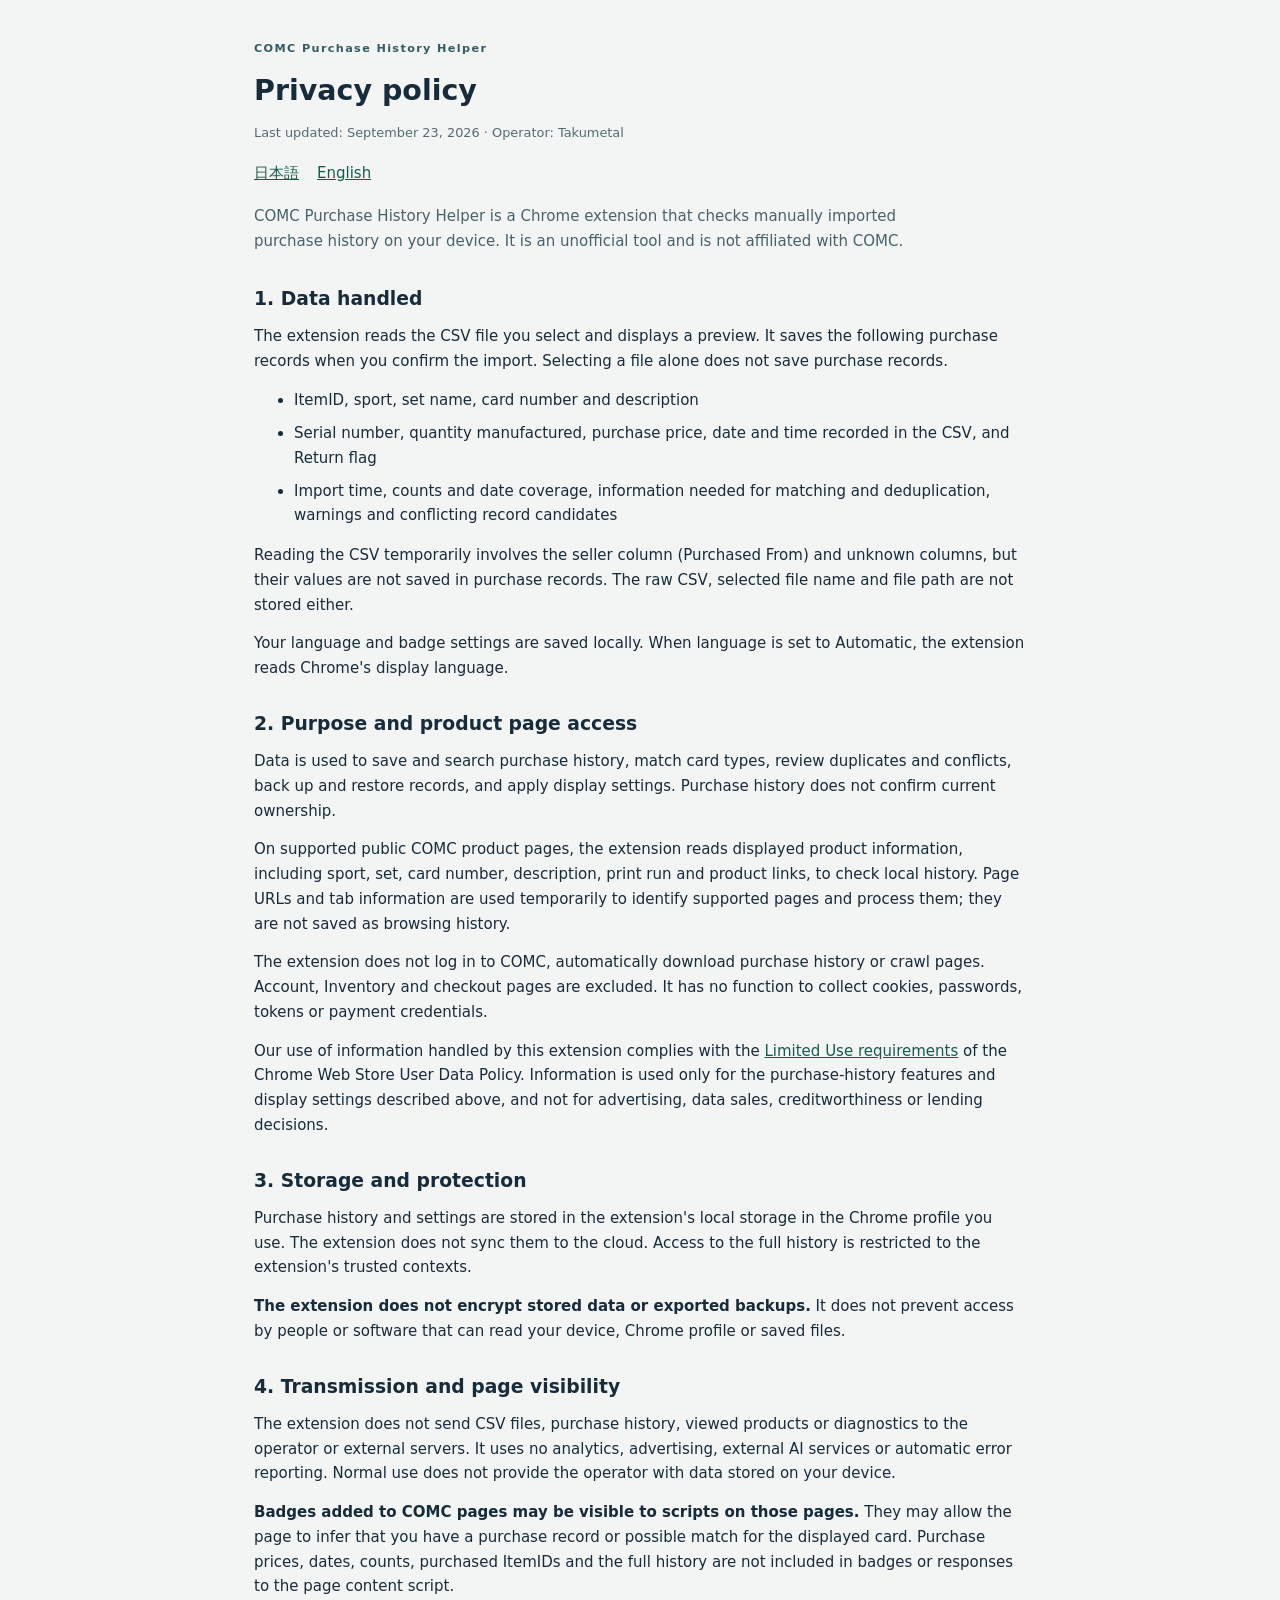
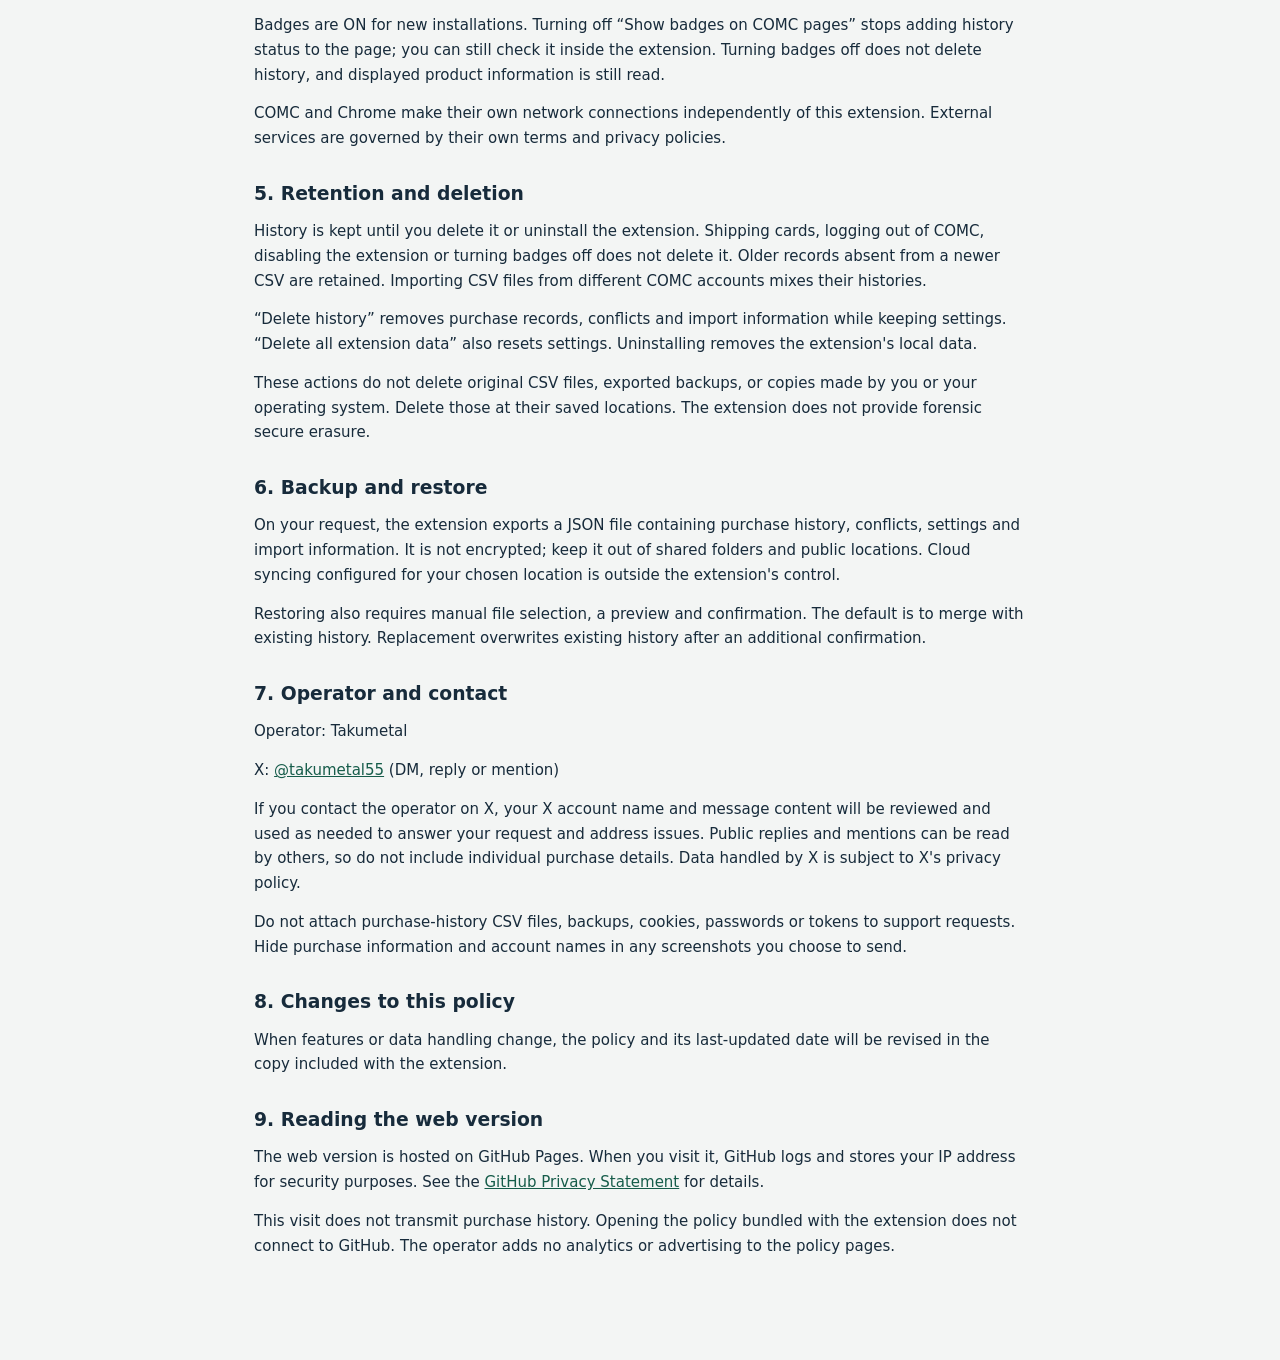
<file: index.html>
<!doctype html>
<html lang="en">
<head>
  <meta charset="utf-8">
  <meta name="viewport" content="width=device-width, initial-scale=1">
  <meta name="referrer" content="no-referrer">
  <title>Privacy policy — COMC Purchase History Helper</title>
  <link rel="stylesheet" href="ui.css">
</head>
<body class="policy">
<main>
  <header>
    <p class="eyebrow">COMC Purchase History Helper</p>
    <h1>Privacy policy</h1>
    <p class="muted">Last updated: September 23, 2026 · Operator: Takumetal</p>
    <nav aria-label="Language"><a href="privacy-ja.html" lang="ja" hreflang="ja">日本語</a><a href="privacy-en.html" lang="en" aria-current="page">English</a></nav>
    <p class="lead">COMC Purchase History Helper is a Chrome extension that checks manually imported purchase history on your device. It is an unofficial tool and is not affiliated with COMC.</p>
  </header>
  <section aria-labelledby="data">
    <h2 id="data">1. Data handled</h2>
    <p>The extension reads the CSV file you select and displays a preview. It saves the following purchase records when you confirm the import. Selecting a file alone does not save purchase records.</p>
    <ul>
      <li>ItemID, sport, set name, card number and description</li>
      <li>Serial number, quantity manufactured, purchase price, date and time recorded in the CSV, and Return flag</li>
      <li>Import time, counts and date coverage, information needed for matching and deduplication, warnings and conflicting record candidates</li>
    </ul>
    <p>Reading the CSV temporarily involves the seller column (Purchased From) and unknown columns, but their values are not saved in purchase records. The raw CSV, selected file name and file path are not stored either.</p>
    <p>Your language and badge settings are saved locally. When language is set to Automatic, the extension reads Chrome's display language.</p>
  </section>
  <section aria-labelledby="purpose">
    <h2 id="purpose">2. Purpose and product page access</h2>
    <p>Data is used to save and search purchase history, match card types, review duplicates and conflicts, back up and restore records, and apply display settings. Purchase history does not confirm current ownership.</p>
    <p>On supported public COMC product pages, the extension reads displayed product information, including sport, set, card number, description, print run and product links, to check local history. Page URLs and tab information are used temporarily to identify supported pages and process them; they are not saved as browsing history.</p>
    <p>The extension does not log in to COMC, automatically download purchase history or crawl pages. Account, Inventory and checkout pages are excluded. It has no function to collect cookies, passwords, tokens or payment credentials.</p>
    <p id="limited-use">Our use of information handled by this extension complies with the <a href="https://developer.chrome.com/docs/webstore/program-policies/limited-use" target="_blank" rel="noopener noreferrer">Limited Use requirements</a> of the Chrome Web Store User Data Policy. Information is used only for the purchase-history features and display settings described above, and not for advertising, data sales, creditworthiness or lending decisions.</p>
  </section>
  <section aria-labelledby="storage">
    <h2 id="storage">3. Storage and protection</h2>
    <p>Purchase history and settings are stored in the extension's local storage in the Chrome profile you use. The extension does not sync them to the cloud. Access to the full history is restricted to the extension's trusted contexts.</p>
    <p><strong>The extension does not encrypt stored data or exported backups.</strong> It does not prevent access by people or software that can read your device, Chrome profile or saved files.</p>
  </section>
  <section aria-labelledby="sharing">
    <h2 id="sharing">4. Transmission and page visibility</h2>
    <p>The extension does not send CSV files, purchase history, viewed products or diagnostics to the operator or external servers. It uses no analytics, advertising, external AI services or automatic error reporting. Normal use does not provide the operator with data stored on your device.</p>
    <p><strong>Badges added to COMC pages may be visible to scripts on those pages.</strong> They may allow the page to infer that you have a purchase record or possible match for the displayed card. Purchase prices, dates, counts, purchased ItemIDs and the full history are not included in badges or responses to the page content script.</p>
    <p>Badges are ON for new installations. Turning off “Show badges on COMC pages” stops adding history status to the page; you can still check it inside the extension. Turning badges off does not delete history, and displayed product information is still read.</p>
    <p>COMC and Chrome make their own network connections independently of this extension. External services are governed by their own terms and privacy policies.</p>
  </section>
  <section aria-labelledby="retention">
    <h2 id="retention">5. Retention and deletion</h2>
    <p>History is kept until you delete it or uninstall the extension. Shipping cards, logging out of COMC, disabling the extension or turning badges off does not delete it. Older records absent from a newer CSV are retained. Importing CSV files from different COMC accounts mixes their histories.</p>
    <p>“Delete history” removes purchase records, conflicts and import information while keeping settings. “Delete all extension data” also resets settings. Uninstalling removes the extension's local data.</p>
    <p>These actions do not delete original CSV files, exported backups, or copies made by you or your operating system. Delete those at their saved locations. The extension does not provide forensic secure erasure.</p>
  </section>
  <section aria-labelledby="backup">
    <h2 id="backup">6. Backup and restore</h2>
    <p>On your request, the extension exports a JSON file containing purchase history, conflicts, settings and import information. It is not encrypted; keep it out of shared folders and public locations. Cloud syncing configured for your chosen location is outside the extension's control.</p>
    <p>Restoring also requires manual file selection, a preview and confirmation. The default is to merge with existing history. Replacement overwrites existing history after an additional confirmation.</p>
  </section>
  <section aria-labelledby="contact">
    <h2 id="contact">7. Operator and contact</h2>
    <p>Operator: Takumetal</p>
    <p id="contact-details">X: <a href="https://x.com/takumetal55" target="_blank" rel="noopener noreferrer">@takumetal55</a> (DM, reply or mention)</p>
    <p>If you contact the operator on X, your X account name and message content will be reviewed and used as needed to answer your request and address issues. Public replies and mentions can be read by others, so do not include individual purchase details. Data handled by X is subject to X's privacy policy.</p>
    <p>Do not attach purchase-history CSV files, backups, cookies, passwords or tokens to support requests. Hide purchase information and account names in any screenshots you choose to send.</p>
  </section>
  <section aria-labelledby="changes">
    <h2 id="changes">8. Changes to this policy</h2>
    <p>When features or data handling change, the policy and its last-updated date will be revised in the copy included with the extension.</p>
  </section>
  <section aria-labelledby="website">
    <h2 id="website">9. Reading the web version</h2>
    <p>The web version is hosted on GitHub Pages. When you visit it, GitHub logs and stores your IP address for security purposes. See the <a href="https://docs.github.com/en/site-policy/privacy-policies/github-general-privacy-statement" target="_blank" rel="noopener noreferrer">GitHub Privacy Statement</a> for details.</p>
    <p>This visit does not transmit purchase history. Opening the policy bundled with the extension does not connect to GitHub. The operator adds no analytics or advertising to the policy pages.</p>
  </section>
</main>
</body>
</html>
</file>
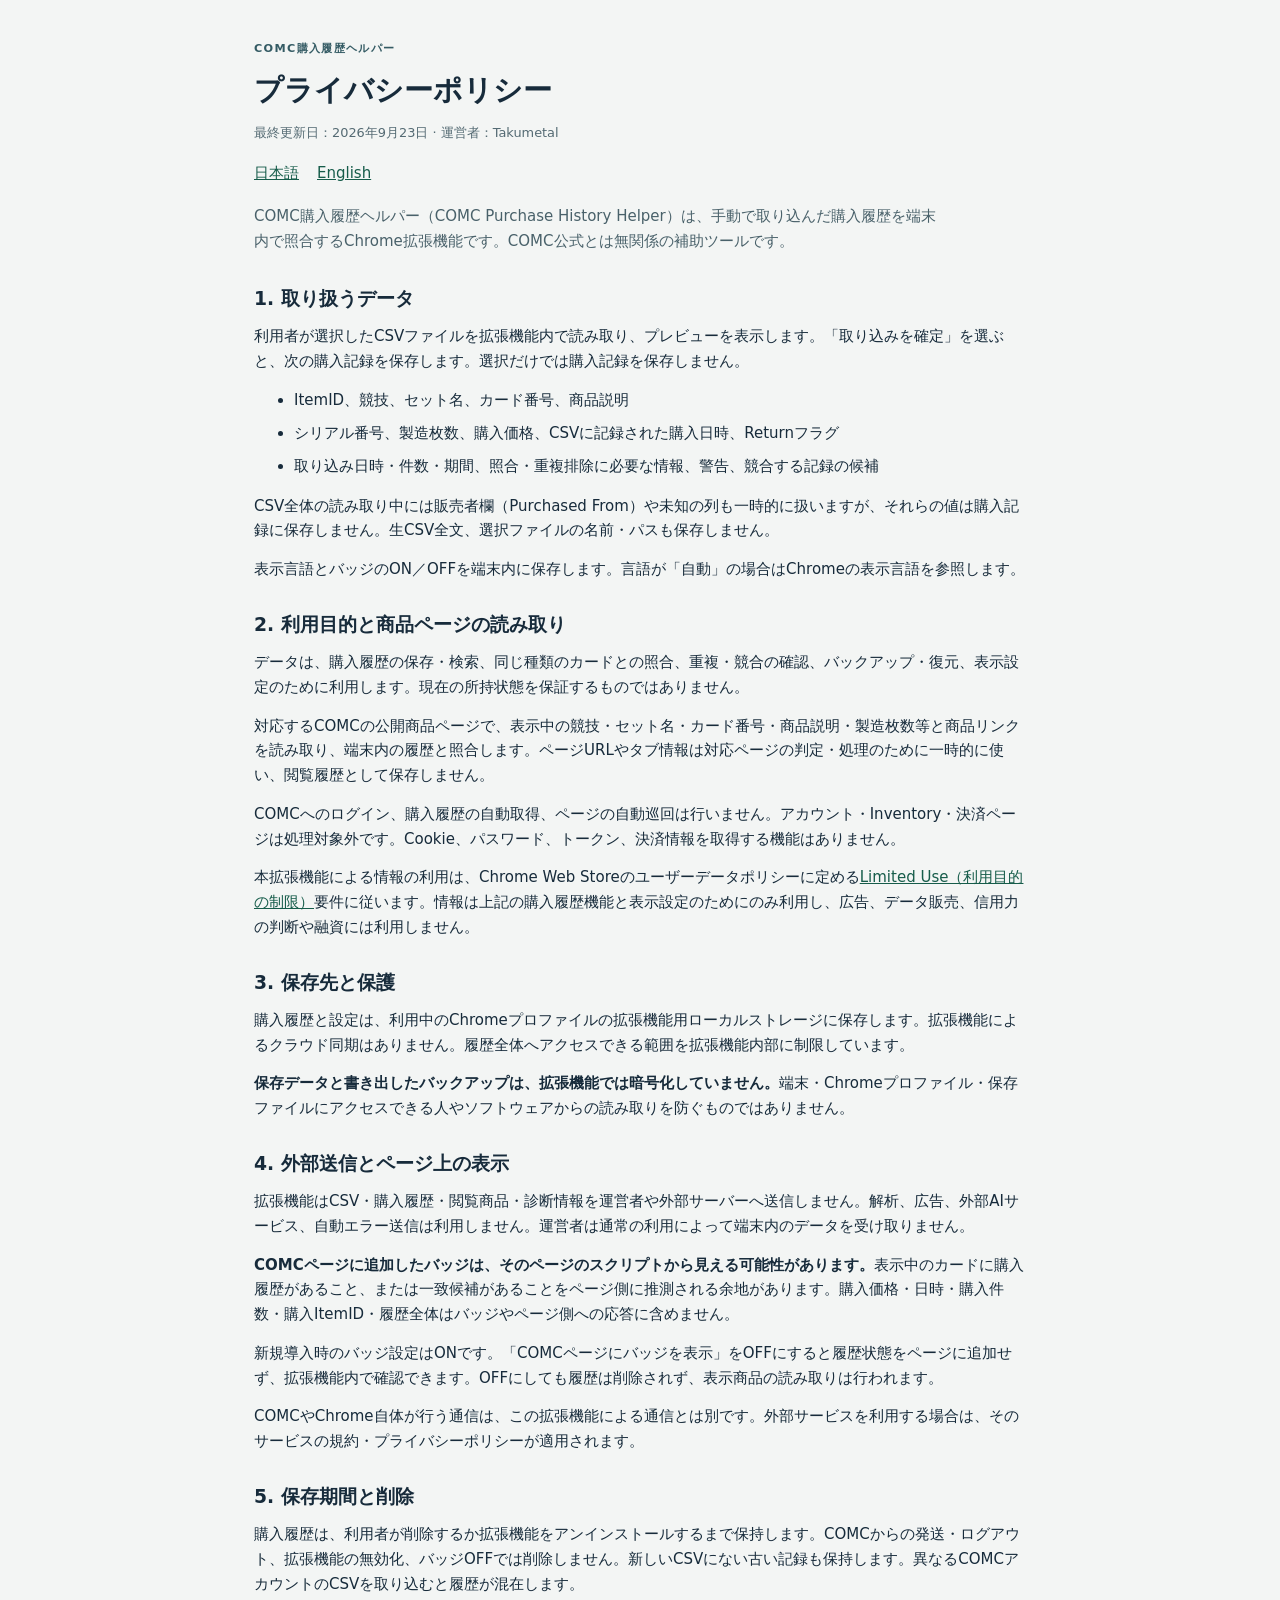
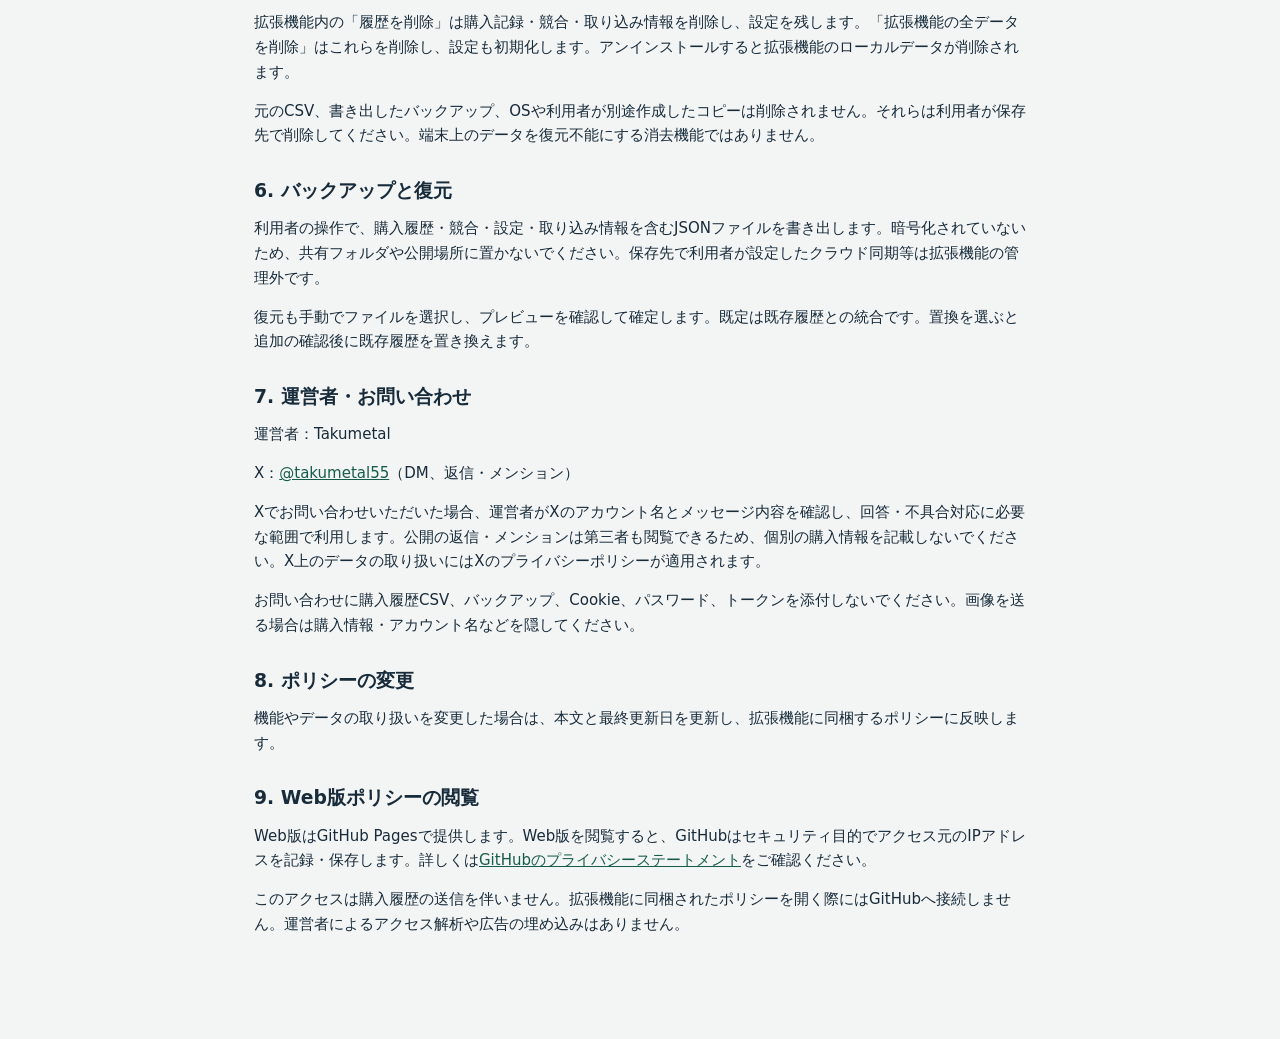
<file: privacy-ja.html>
<!doctype html>
<html lang="ja">
<head>
  <meta charset="utf-8">
  <meta name="viewport" content="width=device-width, initial-scale=1">
  <meta name="referrer" content="no-referrer">
  <title>プライバシーポリシー — COMC購入履歴ヘルパー</title>
  <link rel="stylesheet" href="ui.css">
</head>
<body class="policy">
<main>
  <header>
    <p class="eyebrow">COMC購入履歴ヘルパー</p>
    <h1>プライバシーポリシー</h1>
    <p class="muted">最終更新日：2026年9月23日 · 運営者：Takumetal</p>
    <nav aria-label="言語"><a href="privacy-ja.html" lang="ja" aria-current="page">日本語</a><a href="privacy-en.html" lang="en" hreflang="en">English</a></nav>
    <p class="lead">COMC購入履歴ヘルパー（COMC Purchase History Helper）は、手動で取り込んだ購入履歴を端末内で照合するChrome拡張機能です。COMC公式とは無関係の補助ツールです。</p>
  </header>
  <section aria-labelledby="data">
    <h2 id="data">1. 取り扱うデータ</h2>
    <p>利用者が選択したCSVファイルを拡張機能内で読み取り、プレビューを表示します。「取り込みを確定」を選ぶと、次の購入記録を保存します。選択だけでは購入記録を保存しません。</p>
    <ul>
      <li>ItemID、競技、セット名、カード番号、商品説明</li>
      <li>シリアル番号、製造枚数、購入価格、CSVに記録された購入日時、Returnフラグ</li>
      <li>取り込み日時・件数・期間、照合・重複排除に必要な情報、警告、競合する記録の候補</li>
    </ul>
    <p>CSV全体の読み取り中には販売者欄（Purchased From）や未知の列も一時的に扱いますが、それらの値は購入記録に保存しません。生CSV全文、選択ファイルの名前・パスも保存しません。</p>
    <p>表示言語とバッジのON／OFFを端末内に保存します。言語が「自動」の場合はChromeの表示言語を参照します。</p>
  </section>
  <section aria-labelledby="purpose">
    <h2 id="purpose">2. 利用目的と商品ページの読み取り</h2>
    <p>データは、購入履歴の保存・検索、同じ種類のカードとの照合、重複・競合の確認、バックアップ・復元、表示設定のために利用します。現在の所持状態を保証するものではありません。</p>
    <p>対応するCOMCの公開商品ページで、表示中の競技・セット名・カード番号・商品説明・製造枚数等と商品リンクを読み取り、端末内の履歴と照合します。ページURLやタブ情報は対応ページの判定・処理のために一時的に使い、閲覧履歴として保存しません。</p>
    <p>COMCへのログイン、購入履歴の自動取得、ページの自動巡回は行いません。アカウント・Inventory・決済ページは処理対象外です。Cookie、パスワード、トークン、決済情報を取得する機能はありません。</p>
    <p id="limited-use">本拡張機能による情報の利用は、Chrome Web Storeのユーザーデータポリシーに定める<a href="https://developer.chrome.com/docs/webstore/program-policies/limited-use" target="_blank" rel="noopener noreferrer">Limited Use（利用目的の制限）</a>要件に従います。情報は上記の購入履歴機能と表示設定のためにのみ利用し、広告、データ販売、信用力の判断や融資には利用しません。</p>
  </section>
  <section aria-labelledby="storage">
    <h2 id="storage">3. 保存先と保護</h2>
    <p>購入履歴と設定は、利用中のChromeプロファイルの拡張機能用ローカルストレージに保存します。拡張機能によるクラウド同期はありません。履歴全体へアクセスできる範囲を拡張機能内部に制限しています。</p>
    <p><strong>保存データと書き出したバックアップは、拡張機能では暗号化していません。</strong>端末・Chromeプロファイル・保存ファイルにアクセスできる人やソフトウェアからの読み取りを防ぐものではありません。</p>
  </section>
  <section aria-labelledby="sharing">
    <h2 id="sharing">4. 外部送信とページ上の表示</h2>
    <p>拡張機能はCSV・購入履歴・閲覧商品・診断情報を運営者や外部サーバーへ送信しません。解析、広告、外部AIサービス、自動エラー送信は利用しません。運営者は通常の利用によって端末内のデータを受け取りません。</p>
    <p><strong>COMCページに追加したバッジは、そのページのスクリプトから見える可能性があります。</strong>表示中のカードに購入履歴があること、または一致候補があることをページ側に推測される余地があります。購入価格・日時・購入件数・購入ItemID・履歴全体はバッジやページ側への応答に含めません。</p>
    <p>新規導入時のバッジ設定はONです。「COMCページにバッジを表示」をOFFにすると履歴状態をページに追加せず、拡張機能内で確認できます。OFFにしても履歴は削除されず、表示商品の読み取りは行われます。</p>
    <p>COMCやChrome自体が行う通信は、この拡張機能による通信とは別です。外部サービスを利用する場合は、そのサービスの規約・プライバシーポリシーが適用されます。</p>
  </section>
  <section aria-labelledby="retention">
    <h2 id="retention">5. 保存期間と削除</h2>
    <p>購入履歴は、利用者が削除するか拡張機能をアンインストールするまで保持します。COMCからの発送・ログアウト、拡張機能の無効化、バッジOFFでは削除しません。新しいCSVにない古い記録も保持します。異なるCOMCアカウントのCSVを取り込むと履歴が混在します。</p>
    <p>拡張機能内の「履歴を削除」は購入記録・競合・取り込み情報を削除し、設定を残します。「拡張機能の全データを削除」はこれらを削除し、設定も初期化します。アンインストールすると拡張機能のローカルデータが削除されます。</p>
    <p>元のCSV、書き出したバックアップ、OSや利用者が別途作成したコピーは削除されません。それらは利用者が保存先で削除してください。端末上のデータを復元不能にする消去機能ではありません。</p>
  </section>
  <section aria-labelledby="backup">
    <h2 id="backup">6. バックアップと復元</h2>
    <p>利用者の操作で、購入履歴・競合・設定・取り込み情報を含むJSONファイルを書き出します。暗号化されていないため、共有フォルダや公開場所に置かないでください。保存先で利用者が設定したクラウド同期等は拡張機能の管理外です。</p>
    <p>復元も手動でファイルを選択し、プレビューを確認して確定します。既定は既存履歴との統合です。置換を選ぶと追加の確認後に既存履歴を置き換えます。</p>
  </section>
  <section aria-labelledby="contact">
    <h2 id="contact">7. 運営者・お問い合わせ</h2>
    <p>運営者：Takumetal</p>
    <p id="contact-details">X：<a href="https://x.com/takumetal55" target="_blank" rel="noopener noreferrer">@takumetal55</a>（DM、返信・メンション）</p>
    <p>Xでお問い合わせいただいた場合、運営者がXのアカウント名とメッセージ内容を確認し、回答・不具合対応に必要な範囲で利用します。公開の返信・メンションは第三者も閲覧できるため、個別の購入情報を記載しないでください。X上のデータの取り扱いにはXのプライバシーポリシーが適用されます。</p>
    <p>お問い合わせに購入履歴CSV、バックアップ、Cookie、パスワード、トークンを添付しないでください。画像を送る場合は購入情報・アカウント名などを隠してください。</p>
  </section>
  <section aria-labelledby="changes">
    <h2 id="changes">8. ポリシーの変更</h2>
    <p>機能やデータの取り扱いを変更した場合は、本文と最終更新日を更新し、拡張機能に同梱するポリシーに反映します。</p>
  </section>
  <section aria-labelledby="website">
    <h2 id="website">9. Web版ポリシーの閲覧</h2>
    <p>Web版はGitHub Pagesで提供します。Web版を閲覧すると、GitHubはセキュリティ目的でアクセス元のIPアドレスを記録・保存します。詳しくは<a href="https://docs.github.com/en/site-policy/privacy-policies/github-general-privacy-statement" target="_blank" rel="noopener noreferrer">GitHubのプライバシーステートメント</a>をご確認ください。</p>
    <p>このアクセスは購入履歴の送信を伴いません。拡張機能に同梱されたポリシーを開く際にはGitHubへ接続しません。運営者によるアクセス解析や広告の埋め込みはありません。</p>
  </section>
</main>
</body>
</html>
</file>
<file: ui.css>
:root{font-family:system-ui,-apple-system,BlinkMacSystemFont,"Segoe UI",sans-serif;color:#172b3b;background:#f3f5f4;font-size:15px;line-height:1.65;color-scheme:light}*{box-sizing:border-box}body{margin:0}main{max-width:1080px;margin:auto;padding:32px 24px 72px}h1{font-size:1.9rem;line-height:1.25;margin:8px 0 14px}h2{font-size:1.25rem;line-height:1.4;margin:0 0 18px}h3{font-size:1rem}p{margin:8px 0 14px;overflow-wrap:anywhere}.eyebrow{font-size:.75rem;letter-spacing:.12em;font-weight:750;color:#345b64}.lead{color:#49616a;max-width:72ch}.notice{border-left:4px solid #b67822;background:#fff5df;padding:12px 16px;border-radius:4px}.panel{background:white;border:1px solid #d9e2df;border-radius:12px;padding:24px;margin:20px 0;box-shadow:0 3px 10px #163a2c06}.stats{display:grid;grid-template-columns:repeat(auto-fit,minmax(180px,1fr));gap:12px}.metric{border:1px solid #dbe6e1;border-radius:10px;padding:16px;background:#f8fbf9}.metric strong{font-size:1.7rem;display:block;color:#12634e}.toolbar{display:flex;gap:14px;align-items:center;flex-wrap:wrap;margin:16px 0}button,.button{font:inherit;cursor:pointer;border:1px solid #aebfba;border-radius:7px;padding:8px 15px;background:white;color:#173b32}button.primary{background:#12634e;border-color:#12634e;color:white}button.danger{color:#a22727;border-color:#d1b1b1}button:disabled{opacity:.5;cursor:not-allowed}button:hover:not(:disabled){filter:brightness(.95)}button:focus-visible,input:focus-visible,select:focus-visible,summary:focus-visible,a:focus-visible{outline:3px solid #2b809d;outline-offset:3px}select,input[type=search]{font:inherit;border:1px solid #aebfba;padding:8px;border-radius:6px;background:white;color:inherit;max-width:100%}input[type=search]{width:100%;margin-bottom:16px}input[type=file]{display:block;margin:10px 0 20px;max-width:100%}input[type=checkbox]{width:18px;height:18px;vertical-align:middle;margin-right:8px}label{display:block}small,.muted{color:#546a73;font-size:.86rem}.status{position:sticky;top:0;z-index:1;background:#e4f3ec;border:1px solid #accdbc;padding:12px;border-radius:6px;white-space:pre-wrap}.status.error{background:#fff0ef;border-color:#d7b1ac;color:#7b2121}.status:empty{display:none}details{border-top:1px solid #dce5e0;padding:12px 0}summary{cursor:pointer;overflow-wrap:anywhere;font-weight:600}.record{padding:14px;border-left:3px solid #bdd5cc;margin:12px 0;background:#f6f9f7;overflow-wrap:anywhere}dl{display:grid;grid-template-columns:minmax(100px,1fr) 2fr;gap:6px 12px;margin:8px 0}dt{color:#52656e}dd{margin:0;white-space:pre-wrap;overflow-wrap:anywhere}.badge{display:inline-block;background:#e2f1eb;border:1px solid #aacbbe;border-radius:5px;padding:2px 8px;margin:5px 8px 5px 0;font-size:.82rem;font-weight:600}.conflict{background:#fff9ee;border:1px solid #e1cea9;border-radius:8px;padding:16px;margin:16px 0}.comparison{display:grid;grid-template-columns:repeat(auto-fit,minmax(200px,1fr));gap:12px}nav a{color:#165c4a;margin-right:18px}a{color:#165c4a}fieldset{border:0;padding:0;margin:0;min-width:0}footer{margin-top:30px}.popup{width:390px;max-width:100vw}.popup main{padding:18px}.popup h1{font-size:1.35rem}.popup .panel{padding:16px;margin:14px 0}.popup .stats{grid-template-columns:1fr 1fr}.popup .metric{padding:10px}.popup .metric strong{font-size:1.2rem}@media(max-width:560px){main{padding:20px 14px 44px}.panel{padding:16px}.stats{grid-template-columns:1fr}h1{font-size:1.5rem}dl{grid-template-columns:1fr}dd{margin-bottom:10px}.toolbar{align-items:stretch}button{min-height:42px}}

.policy main{max-width:820px}.policy header{margin-bottom:32px}.policy header nav{margin:18px 0}.policy section{margin:30px 0}.policy h2{margin-bottom:12px}.policy li{margin-bottom:8px}
</file>
